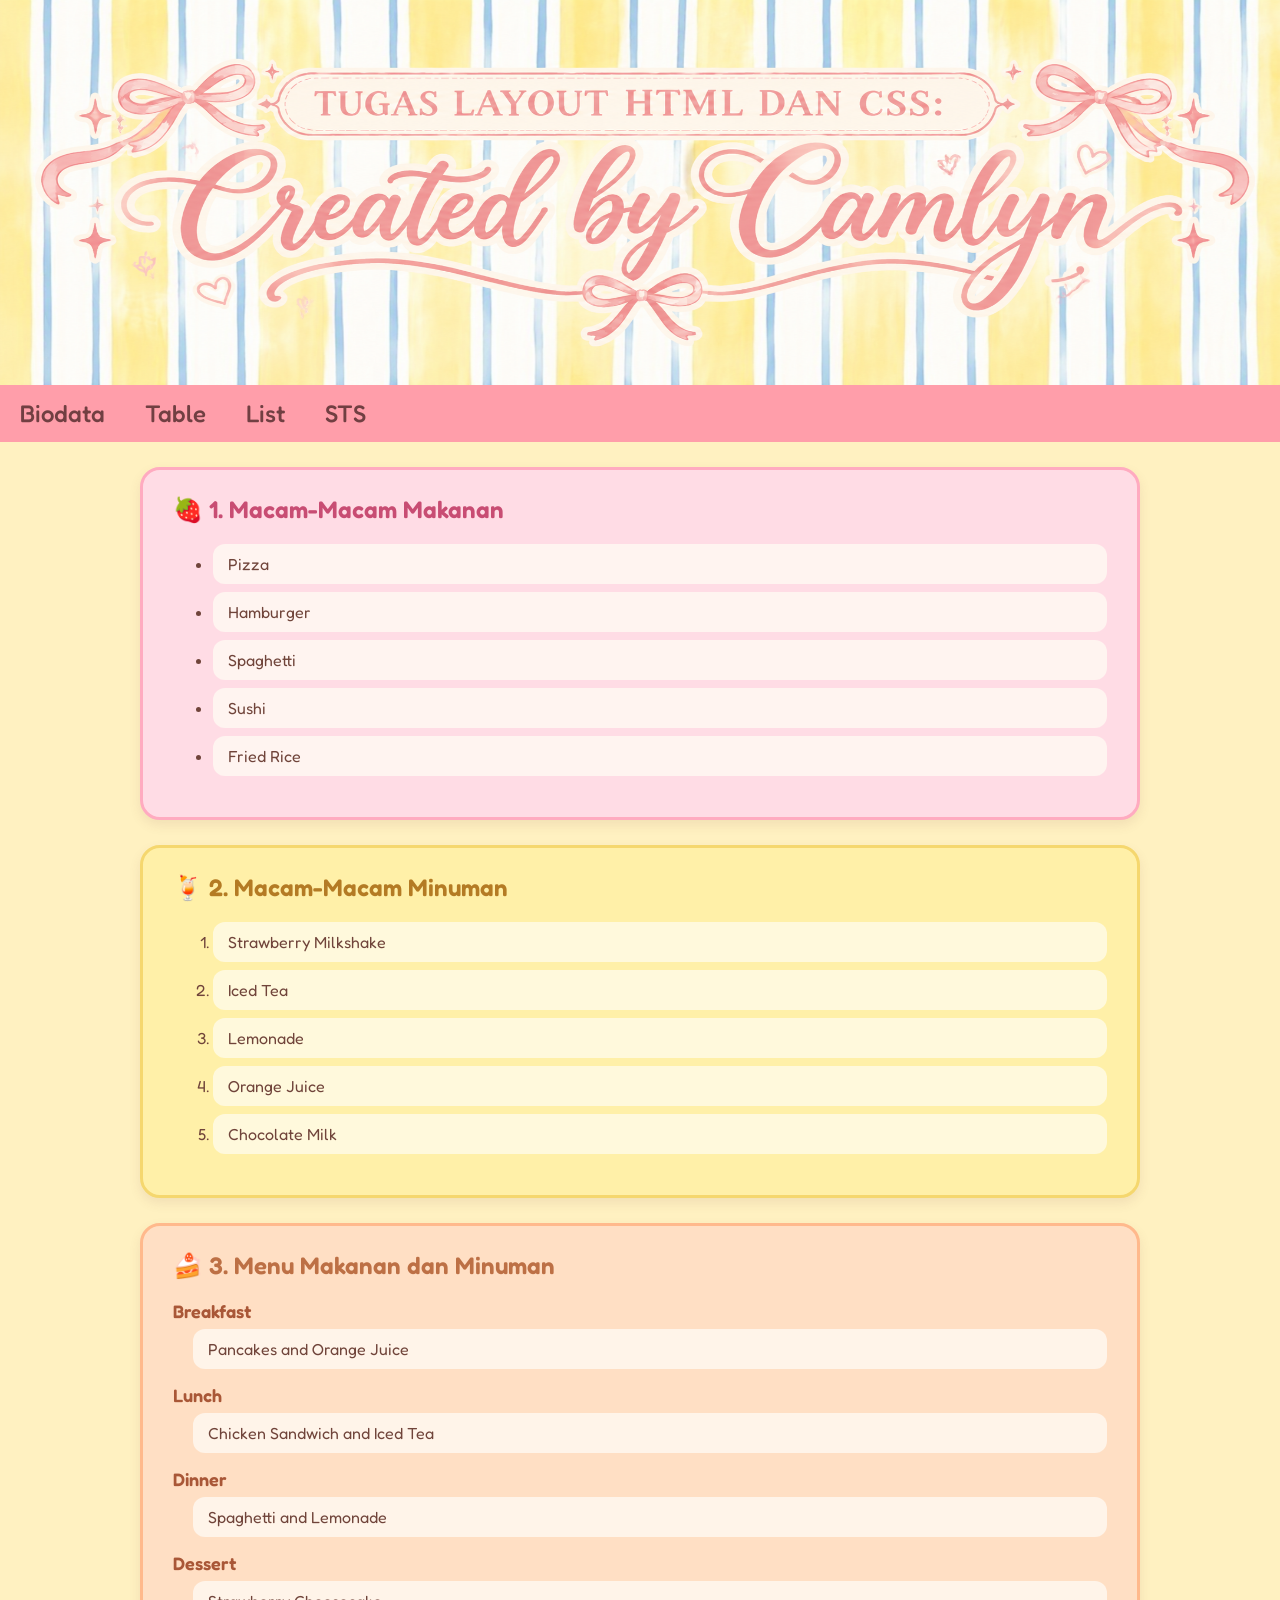
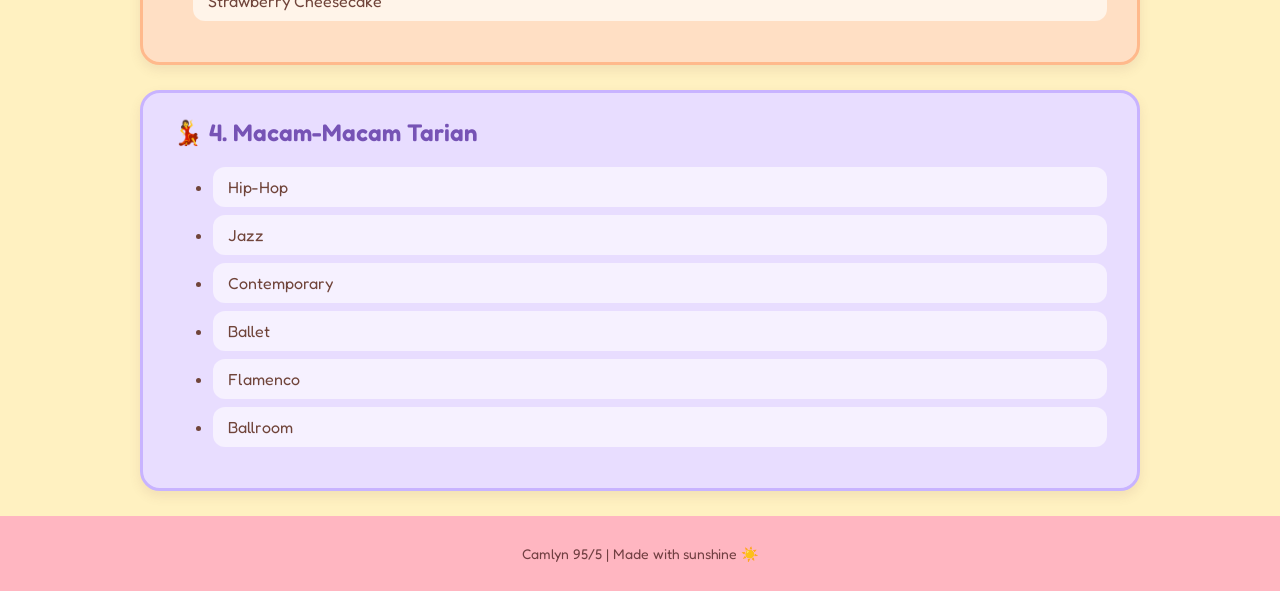
<file: list.html>
<!DOCTYPE html>
<html lang="en">

<head>
    <meta charset="UTF-8">
    <meta name="viewport" content="width=device-width, initial-scale=1.0">

    <title>List HTML dan CSS</title>

    <!-- GOOGLE FONT -->
    <link rel="preconnect" href="https://fonts.googleapis.com">
    <link rel="preconnect" href="https://fonts.gstatic.com" crossorigin>
    <link href="https://fonts.googleapis.com/css2?family=Fredoka:wght@300;400;500;600;700&display=swap" rel="stylesheet">

    <!-- SHARED WEBSITE CSS -->
    <link rel="stylesheet" href="index.css">

    <!-- LIST PAGE CSS -->
    <link rel="stylesheet" href="list.css">
</head>

<body>

    <!-- HEADER BANNER -->
    <div class="header"></div>

    <!-- NAVIGATION BAR -->
    <div class="topnav">
        <a href="index.html">Biodata</a>
        <a href="table.html">Table</a>
        <a href="list.html">List</a>
        <a href="sts.html">STS</a>
    </div>

    <!-- LIST CONTENT -->
    <div class="list-container">

        <!-- 1. FOOD -->
        <div class="list-card food-card">

            <h2>🍓 1. Macam-Macam Makanan</h2>

            <ul class="food-list">
                <li>Pizza</li>
                <li>Hamburger</li>
                <li>Spaghetti</li>
                <li>Sushi</li>
                <li>Fried Rice</li>
            </ul>

        </div>

        <!-- 2. DRINKS -->
        <div class="list-card drink-card">

            <h2>🍹 2. Macam-Macam Minuman</h2>

            <ol class="drink-list">
                <li>Strawberry Milkshake</li>
                <li>Iced Tea</li>
                <li>Lemonade</li>
                <li>Orange Juice</li>
                <li>Chocolate Milk</li>
            </ol>

        </div>

        <!-- 3. FOOD AND DRINK MENU -->
        <div class="list-card menu-card">

            <h2>🍰 3. Menu Makanan dan Minuman</h2>

            <dl class="menu-list">

                <dt>Breakfast</dt>
                <dd>Pancakes and Orange Juice</dd>

                <dt>Lunch</dt>
                <dd>Chicken Sandwich and Iced Tea</dd>

                <dt>Dinner</dt>
                <dd>Spaghetti and Lemonade</dd>

                <dt>Dessert</dt>
                <dd>Strawberry Cheesecake</dd>

            </dl>

        </div>

        <!-- 4. DANCES -->
        <div class="list-card dance-card">

            <h2>💃 4. Macam-Macam Tarian</h2>

            <ul class="dance-list">
                <li>Hip-Hop</li>
                <li>Jazz</li>
                <li>Contemporary</li>
                <li>Ballet</li>
                <li>Flamenco</li>
                <li>Ballroom</li>
            </ul>

        </div>

    </div>

    <!-- FOOTER -->
    <div class="footer">
        <p>Camlyn 95/5 | Made with sunshine ☀️</p>
    </div>

</body>
</html>
</file>
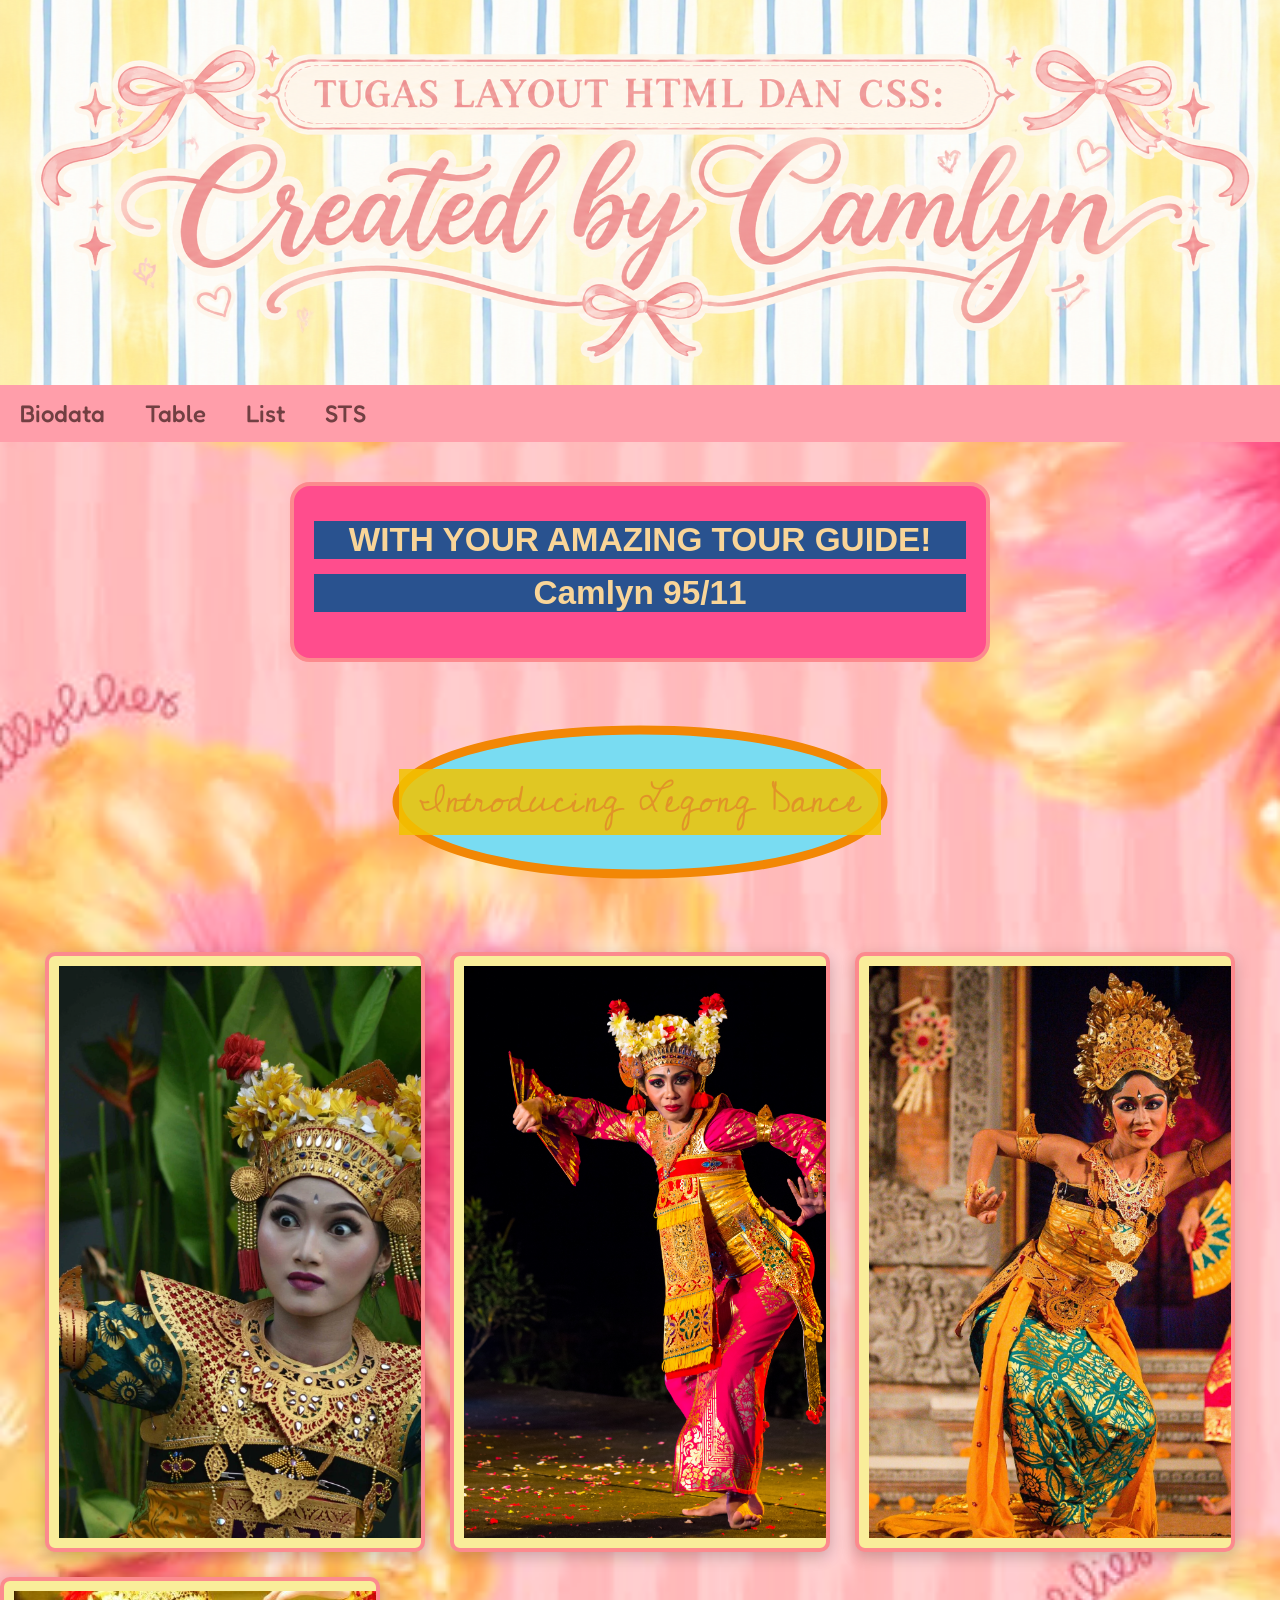
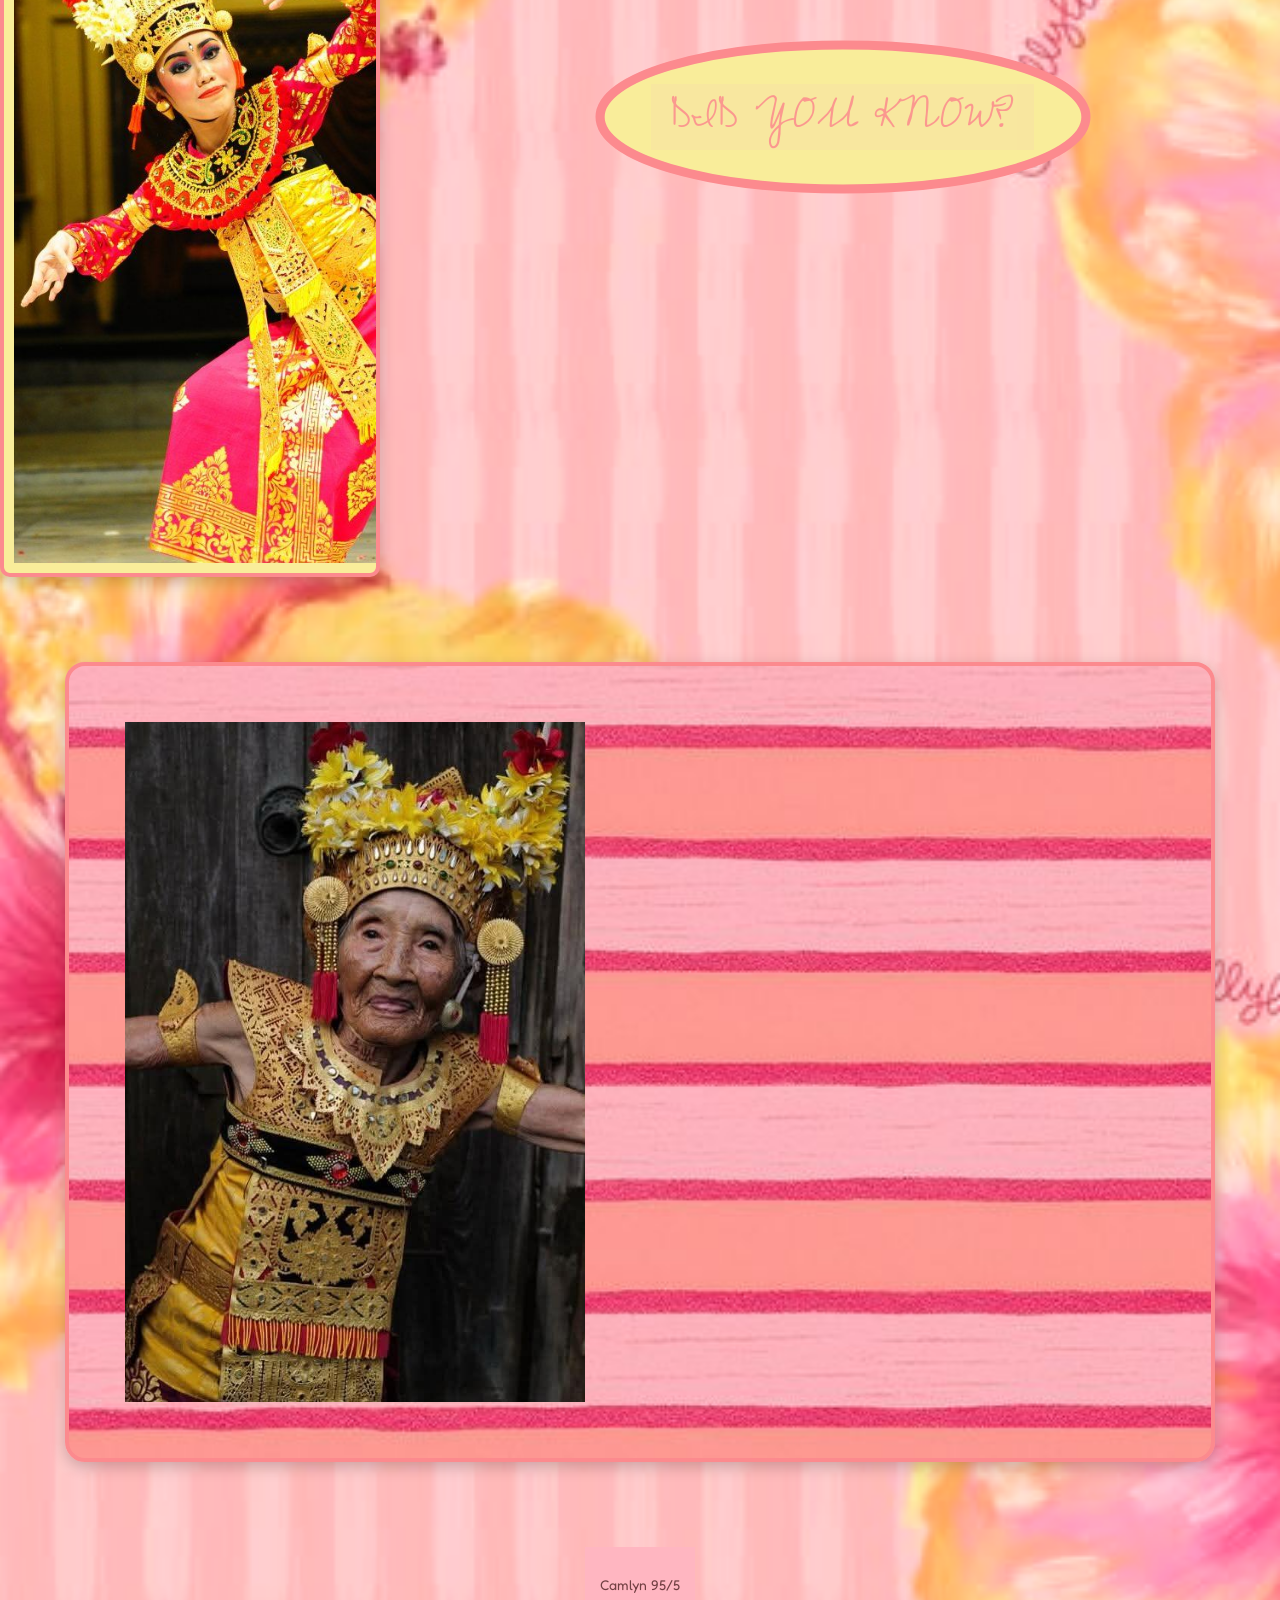
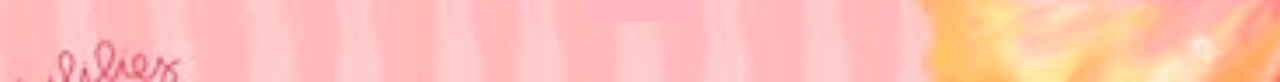
<file: sts.html>
<!DOCTYPE html>
<html>
    <head>
        <title>Layout HTML dan CSS</title>
        <link rel="stylesheet" href="index.css">
        <link rel="stylesheet" href="biodatastyle.css">
        <link rel="stylesheet" href="STS_Camlyn_95.css">
    </head>
    <body>
        <body>

            <div class="header sts-header"></div>
</div>
<div class="topnav">
    <a href="index.html">Biodata</a>
    <a href="table.html">Table</a>
    <a href="list.html">List</a>
    <a href="sts.html">STS</a>
</div>

       <div class="rounded-heading">
    <h2>WITH YOUR AMAZING TOUR GUIDE!</h2>
    <h2>Camlyn 95/11</h2>
</div>

<div class="scalloped-heading">

    <svg class="scalloped-border" viewBox="0 0 600 200" preserveAspectRatio="none">
        <path
            d="M 35 100
               C 35 55, 150 20, 300 20
               C 450 20, 565 55, 565 100
               C 565 145, 450 180, 300 180
               C 150 180, 35 145, 35 100 Z"
            fill="#79DCF2"
            stroke="#F28705"
            stroke-width="10"
            stroke-linejoin="round"
        />
    </svg>

    <h3>Introducing Legong Dance</h3>

</div>

</div>

 <div class="dance-container">


    <div class="dance-card">

        <img 
            src="What is Legong Dance.jpg" 
            alt="Legong Dance"
        >

        <div class="information">

            <h4>What is Legong Dance?</h4>

            <p>
                Legong is a refined and graceful form of traditional Balinese dance,
                known for its intricate finger and hand movements, precise footwork,
                expressive facial gestures, and elaborate costumes. It is accompanied
                by Balinese gamelan music and is considered an important part of Bali's
                classical performing arts tradition. Legong developed within the royal courts of Bali and was originally
                performed as court entertainment.

                </p>

                <p> According to Balinese tradition, its creation was inspired by a dream
                experienced by I Dewa Agung Made Karna, the ruler of Sukawati, who
                reportedly saw heavenly maidens dancing. After his dream, a dance
                inspired by the vision was developed. Although this story is part of
                Balinese tradition rather than a historically verified account, it
                remains an important part of the dance's cultural history.
                Traditionally, Legong was associated with young, prepubescent girls
                who underwent rigorous training from an early age. The dance was
                originally performed within royal environments, but over time it
                spread from the palaces into villages and became part of Bali's
                wider cultural life.
                </p>

                <p>
                    Different regional styles of Legong subsequently developed,
                including styles associated with places such as Saba and Peliatan.
            </p>

        </div>

    </div>




    <div class="dance-card">

        <img 
            src="History of Legong Dance.jpg" 
            alt="History of Legong Dance"
        >

        <div class="information">

            <h4>The Fascinating History & Story of Legong Dance</h4>

            <p>
                Legong has a history deeply connected to the royal courts, traditions, and legends of Bali. 
                According to Balinese tradition, the dance began with a remarkable vision experienced by 
                I Dewa Agung Made Karna, the ruler of Sukawati, who is said to have seen heavenly maidens 
                dancing while he was meditating. Inspired by this vision, a dance was created to imitate 
                their graceful movements. Although this story is a traditional legend rather than a 
                historically proven event, it remains an important part of Legong's cultural identity. 
                </p>

                <p>
                Over time, the dance developed from earlier Balinese performance traditions into the 
                refined Legong Kraton, or “palace Legong,” known for its delicate hand gestures, expressive eyes, 
                intricate footwork, and elaborate costumes. Traditionally performed by young girls who trained 
                from an early age, Legong eventually spread beyond the royal courts of Sukawati to villages 
                and communities throughout Bali. 
                </p>

                <p>
                Different regions developed their own styles, while famous stories such as Legong Lasem gave 
                the dance a dramatic element of love, rejection, conflict, and fate. During the 20th century, 
                Legong was also performed internationally, introducing audiences around the world to Bali's 
                distinctive combination of dance, storytelling, and gamelan music. Today, Legong continues 
                to evolve while preserving the graceful movements and cultural traditions passed down through 
                generations.
                    </p>
            

        </div>

    </div>


    <div class="dance-card">

        <img 
            src="The Unique Techniques and Movements of the Legong Dance.jpg" 
            alt="Unique Techniques and Movements of Legong Dance"
        >

        <div class="information">

            <h4>The Unique Techniques & Movements of the Legong Dance</h4>

            <p>
                Legong isn’t just visually stunning, it lives in its own enchanting universe. 
                Every movement is intentional, symbolic, and deeply connected to Balinese philosophy. 
                From the way a dancer’s fingers bloom outward to the quick flick of her eyes, nothing is 
                ever accidental. Legong dancers communicate through their fingertips. These gestures 
                aren’t decorative; they’re a symbolic language. Some of the most common meanings include, 
                Alus—hand bloom— fingers opening like a flower at dawn, representing purity and transformation, 
                Kuncup — closed petal— a gentle folding of the fingers, symbolizing humility or retreat, 
                Ngumbang— floating hand— a soft wave mimicking flowing water, used to express calm, grace, 
                or transition, Nyambut —welcoming gesture— the palm draws inward, signaling invitation, 
                respect, or blessing, Ngunjal— offering— hands lift delicately upward, expressing devotion 
                or giving. Each gesture connects the dancer to nature, ritual, and storytelling, but done with 
                the featherlight quality that defines Legong.
            </p>

            <p>
                In Legong, the eyes do just as much storytelling as the body. They’re quick, bright, and impossibly precise, almost like a second rhythm layered on top of the gamelan. Here’s what their eyes movement on stage:
•	Guide attention: the dancer’s gaze directs you from one moment to the next, leading your eyes through the narrative, the characters, and even the musical cues.
•	Shift emotion instantly: a single flick can move from curiosity to surprise, from softness to playful teasing. It’s emotional punctuation in motion.
•	Mark tiny musical beats: the eyes snap, glide, and pause in sync with the gamelan, becoming a visual instrument that keeps the dance tightly anchored to the rhythm.
•	Bring the dancer “to life”:  this sharp, darting quality gives Legong its signature alertness, making the dancers look almost luminous and constantly awake to the world around them.
            </p>

            <p>
                It’s one of the reasons Legong feels so captivating: the eyes keep you engaged even before 
                the choreography unfolds. Legong’s physicality is a blend of control, softness, and incredible 
                detail. Every step and curve is intentional, shaped by years of training that turn technique 
                into something that feels almost weightless. Lifted heels with grounded toes create a spring 
                like readiness, the dancer looks light, alert, and always poised for the next movement. 
                Gently inward-angled knees form the unmistakable Balinese stance, giving the dance its elegant, 
                compact frame. Measured weight shifts communicate balance and emotional shading, a tilt can 
                suggest hesitation, grace, or quiet confidence. Smooth, flowing torso lines soften the precision, 
                adding a sense of harmony and refinement with every bend and turn.
What appears effortless in performance is actually years of discipline: a moving study of balance, sensitivity, and intentional stillness.
            </p>

        </div>

    </div>


    <div class="dance-card">

        <img 
            src="Legong's Dance Costume Design & Accesories.jpg" 
            alt="Legong Dance Costume Design and Accessories"
        >

        <div class="information">

            <h4>Legong's Dance Costume Design & Accessories</h4>

            <p>
               The costumes worn by Legong dancers are just as captivating as the dance itself, 
               combining vibrant colors, intricate patterns, and shimmering ornaments to create 
               an elegant and almost otherworldly appearance. One of the most recognizable pieces
                is the gelungan, an elaborate golden headdress decorated with flowers and ornaments 
                that frames the dancer’s face. 
            </p>

            <p>
                Dancers also wear a fitted bodice and ornate sarong, often decorated with traditional 
                Balinese patterns, along with a long, richly embroidered fabric called a kamben. 
                Golden accessories such as necklaces, bracelets, earrings, belts, and armlets complete 
                the costume and catch the light as the dancers move. A fan, known as a kipas, is also 
                an important accessory in many Legong performances and is used as part of the choreography
                 rather than simply as decoration. 
            </p>

            <p>
                Every detail of the costume—from the headdress to the smallest piece of jewelry—is carefully 
                arranged to emphasize the dancer’s graceful movements and transform her into the elegant, 
                dream-like figure associated with Legong.
            </p>
        </div>

    </div>

    <div class="scalloped-heading">

    <svg class="scalloped-border" viewBox="0 0 600 200" preserveAspectRatio="none">
        <path
            d="M 35 100
               C 35 55, 150 20, 300 20
               C 450 20, 565 55, 565 100
               C 565 145, 450 180, 300 180
               C 150 180, 35 145, 35 100 Z"
            fill="#F9ED9A"
            stroke="#FC8A8E"
            stroke-width="10"
            stroke-linejoin="round"
        />
    </svg>

    <h5>DID YOU KNOW?</h5>

</div>

<div class="niang-card">

    <div class="niang-photo">

        <img src="Niang Soli.jpg" alt="Niang Soli">

    </div>

    <div class="niang-info">

        <h6>Niang Soli</h6>

        <p>
            Gusti Ayu Soli, affectionately known as Niang Soli, is a remarkable Balinese dancer from Saba, Gianyar, whose life has become closely connected with the preservation of Legong Bapang Saba. Widely reported as being around 106 years old in 2023, Niang Soli has dedicated much of her life to Balinese dance. Her journey began when she was young, and as a teenager, she learned Legong Bapang Saba from a local dance master named Anak Agung Alit. At the time, she was one of six young dancers learning the tradition. Many decades later, she became the only surviving member of that original group who continued to carry the dance tradition forward.

        <p>
            Her life as a dancer also connects her to important moments in Indonesian history. Around the 1940s, she remembered performing the Sisya dance in front of Indonesia's first president, Soekarno, in Gianyar. Like many women of her generation, her life eventually took her in another direction. After getting married and having children, she stepped away from dancing for a period of time. However, her connection with Legong never truly disappeared. She eventually returned to dancing, bringing with her decades of knowledge and memories that could not easily be found in books.
        </p>

        <p>
            What makes Niang Soli especially extraordinary is her determination to pass her knowledge to younger generations. She became associated with Sanggar Seni Saba Sari, where the tradition could continue through younger dancers. In 2023, she returned to the stage at the Pesta Kesenian Bali, performing Legong Bapang Saba alongside much younger dancers. Although she was no longer able to perform the entire dance, she still danced for several minutes, with younger dancers helping her when needed. Her appearance became a powerful image of generations standing together—an elderly dancer carrying a tradition while the next generation learned beside her.
</p>

<p>
    Niang Soli's story shows that cultural heritage survives because people choose to keep it alive. She reminds us that Indonesian culture is not simply something displayed in museums or remembered in history books; it lives through the people who practice, teach, and cherish it. As Indonesian women, we can take inspiration from her perseverance, courage, and love for her heritage. We do not have to follow the exact same path as Niang Soli, but we can share her determination to protect what is valuable, be proud of where we come from, and pass our culture forward so that future generations can experience it too.
</p>
    </div>

</div>

<div class="footer">
        <p>Camlyn 95/5</p>


       </div>
</body>
    </body>
    </html>
</file>
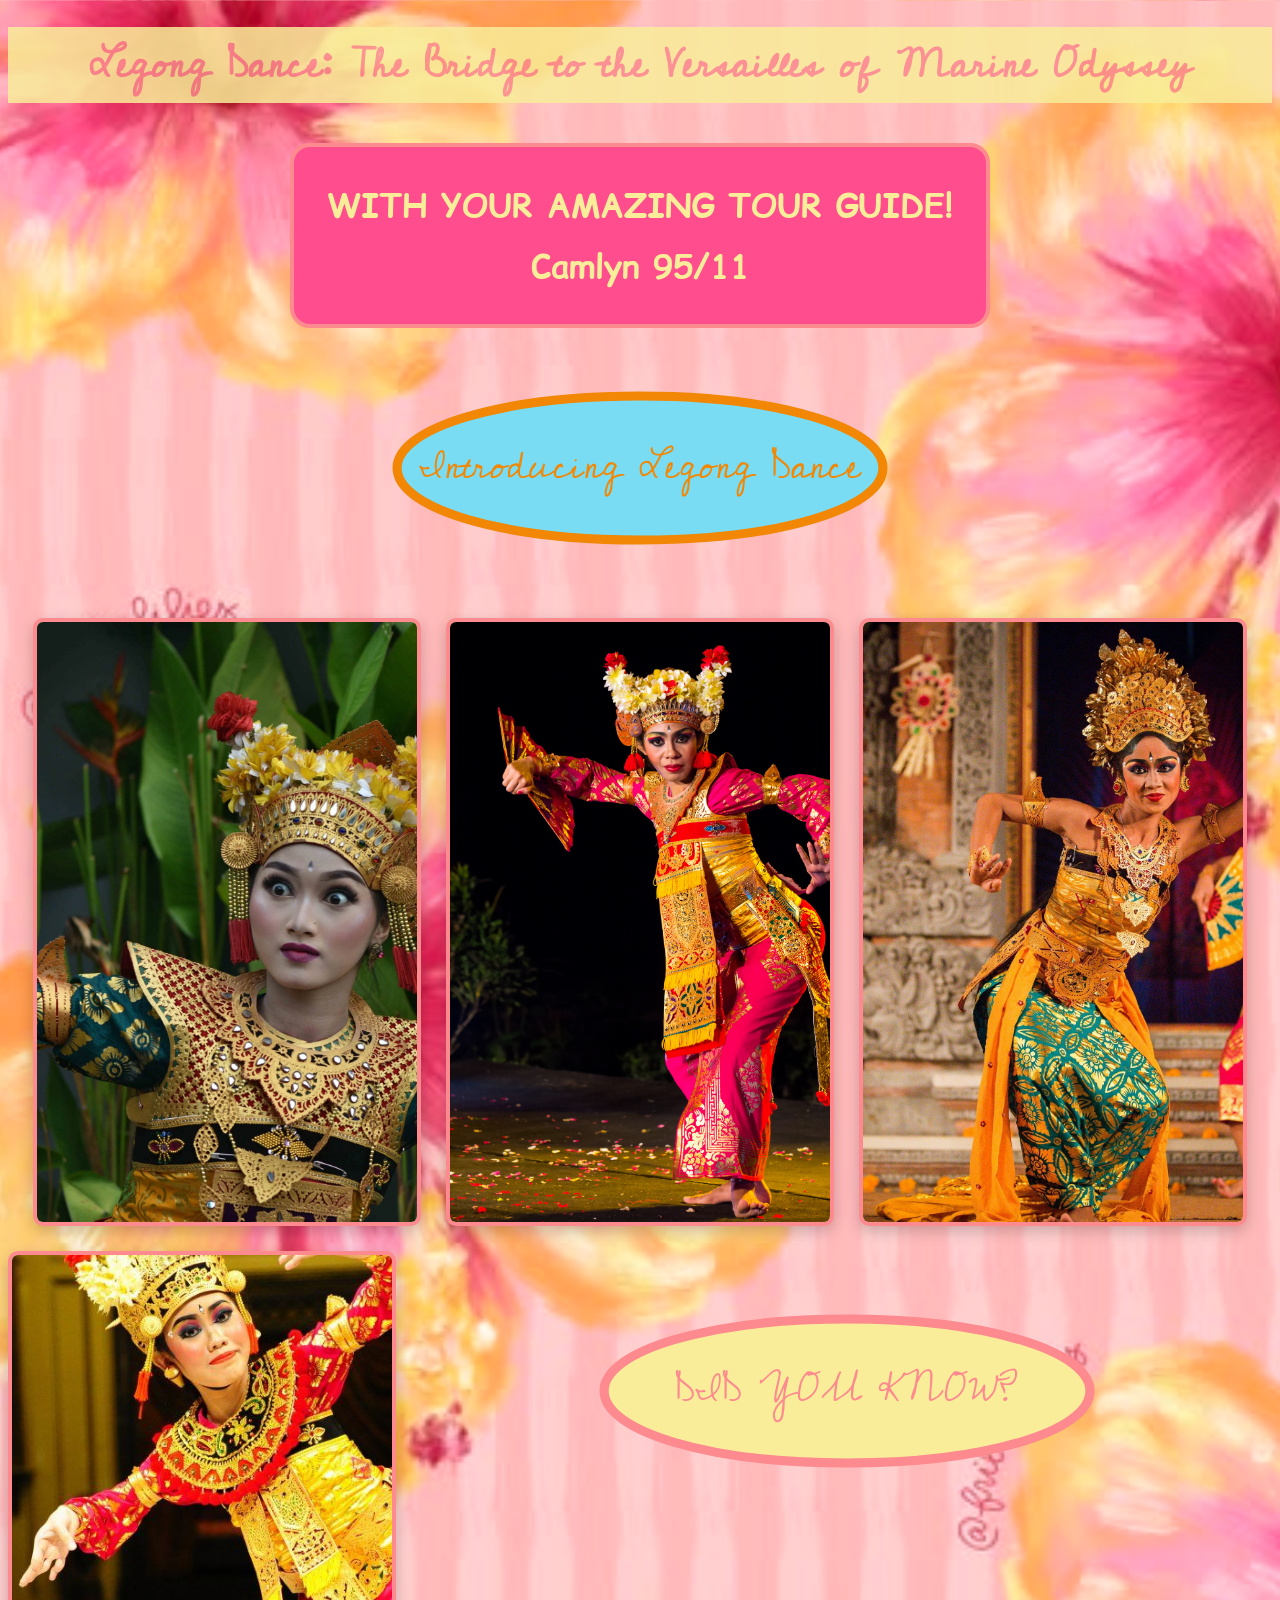
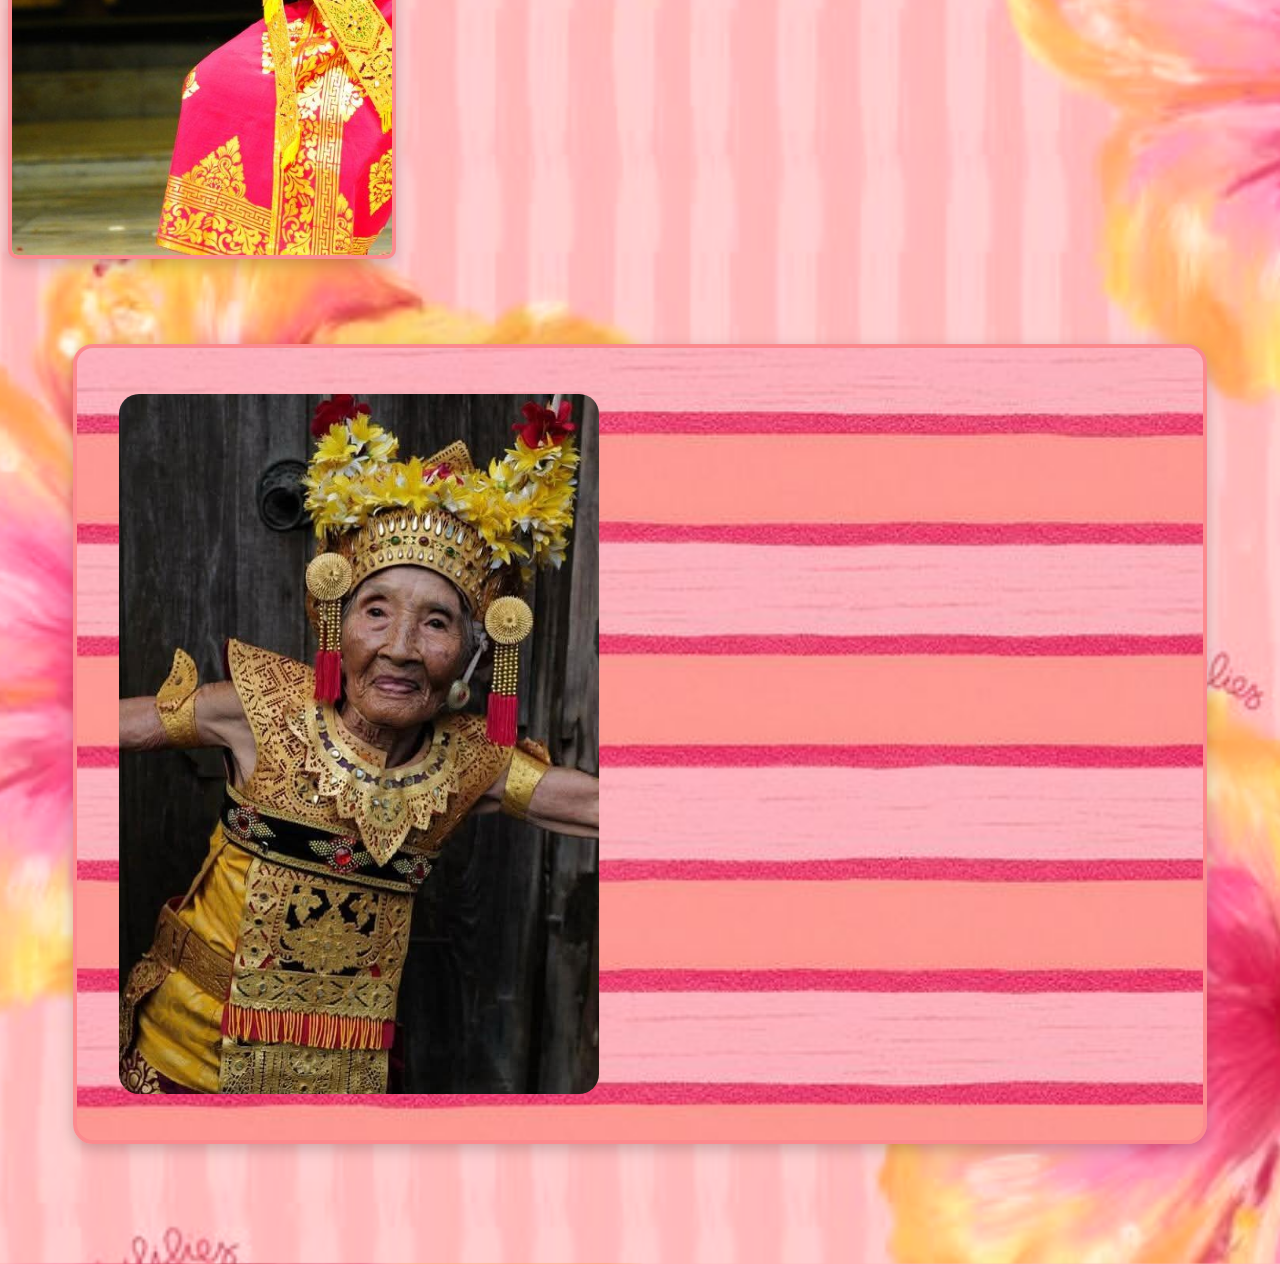
<file: STS_Camlyn_95.html>
<!DOCTYPE html>
<html>
    <head>
        <title>STS_Camlyn_95</title>
        <link rel="stylesheet" href="STS_Camlyn_95.css">
    </head>
    <body>
        <h1>Legong Dance: The Bridge to the Versailles of Marine Odyssey</h1>
        
        <center>

<head>

    <link href="https://fonts.googleapis.com/css2?family=Comic+Relief&display=swap" rel="stylesheet">

</head>

<body>

    <center>

       <div class="rounded-heading">
    <h2>WITH YOUR AMAZING TOUR GUIDE!</h2>
    <h2>Camlyn 95/11</h2>
</div>

<div class="scalloped-heading">

    <svg class="scalloped-border" viewBox="0 0 600 200" preserveAspectRatio="none">
        <path
            d="M 35 100
               C 35 55, 150 20, 300 20
               C 450 20, 565 55, 565 100
               C 565 145, 450 180, 300 180
               C 150 180, 35 145, 35 100 Z"
            fill="#79DCF2"
            stroke="#F28705"
            stroke-width="10"
            stroke-linejoin="round"
        />
    </svg>

    <h3>Introducing Legong Dance</h3>

</div>

</div>

 <div class="dance-container">


    <div class="dance-card">

        <img 
            src="What is Legong Dance.jpg" 
            alt="Legong Dance"
        >

        <div class="information">

            <h4>What is Legong Dance?</h4>

            <p>
                Legong is a refined and graceful form of traditional Balinese dance,
                known for its intricate finger and hand movements, precise footwork,
                expressive facial gestures, and elaborate costumes. It is accompanied
                by Balinese gamelan music and is considered an important part of Bali's
                classical performing arts tradition. Legong developed within the royal courts of Bali and was originally
                performed as court entertainment.

                </p>

                <p> According to Balinese tradition, its creation was inspired by a dream
                experienced by I Dewa Agung Made Karna, the ruler of Sukawati, who
                reportedly saw heavenly maidens dancing. After his dream, a dance
                inspired by the vision was developed. Although this story is part of
                Balinese tradition rather than a historically verified account, it
                remains an important part of the dance's cultural history.
                Traditionally, Legong was associated with young, prepubescent girls
                who underwent rigorous training from an early age. The dance was
                originally performed within royal environments, but over time it
                spread from the palaces into villages and became part of Bali's
                wider cultural life.
                </p>

                <p>
                    Different regional styles of Legong subsequently developed,
                including styles associated with places such as Saba and Peliatan.
            </p>

        </div>

    </div>




    <div class="dance-card">

        <img 
            src="History of Legong Dance.jpg" 
            alt="History of Legong Dance"
        >

        <div class="information">

            <h4>The Fascinating History & Story of Legong Dance</h4>

            <p>
                Legong has a history deeply connected to the royal courts, traditions, and legends of Bali. 
                According to Balinese tradition, the dance began with a remarkable vision experienced by 
                I Dewa Agung Made Karna, the ruler of Sukawati, who is said to have seen heavenly maidens 
                dancing while he was meditating. Inspired by this vision, a dance was created to imitate 
                their graceful movements. Although this story is a traditional legend rather than a 
                historically proven event, it remains an important part of Legong's cultural identity. 
                </p>

                <p>
                Over time, the dance developed from earlier Balinese performance traditions into the 
                refined Legong Kraton, or “palace Legong,” known for its delicate hand gestures, expressive eyes, 
                intricate footwork, and elaborate costumes. Traditionally performed by young girls who trained 
                from an early age, Legong eventually spread beyond the royal courts of Sukawati to villages 
                and communities throughout Bali. 
                </p>

                <p>
                Different regions developed their own styles, while famous stories such as Legong Lasem gave 
                the dance a dramatic element of love, rejection, conflict, and fate. During the 20th century, 
                Legong was also performed internationally, introducing audiences around the world to Bali's 
                distinctive combination of dance, storytelling, and gamelan music. Today, Legong continues 
                to evolve while preserving the graceful movements and cultural traditions passed down through 
                generations.
                    </p>
            

        </div>

    </div>


    <div class="dance-card">

        <img 
            src="The Unique Techniques and Movements of the Legong Dance.jpg" 
            alt="Unique Techniques and Movements of Legong Dance"
        >

        <div class="information">

            <h4>The Unique Techniques & Movements of the Legong Dance</h4>

            <p>
                Legong isn’t just visually stunning, it lives in its own enchanting universe. 
                Every movement is intentional, symbolic, and deeply connected to Balinese philosophy. 
                From the way a dancer’s fingers bloom outward to the quick flick of her eyes, nothing is 
                ever accidental. Legong dancers communicate through their fingertips. These gestures 
                aren’t decorative; they’re a symbolic language. Some of the most common meanings include, 
                Alus—hand bloom— fingers opening like a flower at dawn, representing purity and transformation, 
                Kuncup — closed petal— a gentle folding of the fingers, symbolizing humility or retreat, 
                Ngumbang— floating hand— a soft wave mimicking flowing water, used to express calm, grace, 
                or transition, Nyambut —welcoming gesture— the palm draws inward, signaling invitation, 
                respect, or blessing, Ngunjal— offering— hands lift delicately upward, expressing devotion 
                or giving. Each gesture connects the dancer to nature, ritual, and storytelling, but done with 
                the featherlight quality that defines Legong.
            </p>

            <p>
                In Legong, the eyes do just as much storytelling as the body. They’re quick, bright, and impossibly precise, almost like a second rhythm layered on top of the gamelan. Here’s what their eyes movement on stage:
•	Guide attention: the dancer’s gaze directs you from one moment to the next, leading your eyes through the narrative, the characters, and even the musical cues.
•	Shift emotion instantly: a single flick can move from curiosity to surprise, from softness to playful teasing. It’s emotional punctuation in motion.
•	Mark tiny musical beats: the eyes snap, glide, and pause in sync with the gamelan, becoming a visual instrument that keeps the dance tightly anchored to the rhythm.
•	Bring the dancer “to life”:  this sharp, darting quality gives Legong its signature alertness, making the dancers look almost luminous and constantly awake to the world around them.
            </p>

            <p>
                It’s one of the reasons Legong feels so captivating: the eyes keep you engaged even before 
                the choreography unfolds. Legong’s physicality is a blend of control, softness, and incredible 
                detail. Every step and curve is intentional, shaped by years of training that turn technique 
                into something that feels almost weightless. Lifted heels with grounded toes create a spring 
                like readiness, the dancer looks light, alert, and always poised for the next movement. 
                Gently inward-angled knees form the unmistakable Balinese stance, giving the dance its elegant, 
                compact frame. Measured weight shifts communicate balance and emotional shading, a tilt can 
                suggest hesitation, grace, or quiet confidence. Smooth, flowing torso lines soften the precision, 
                adding a sense of harmony and refinement with every bend and turn.
What appears effortless in performance is actually years of discipline: a moving study of balance, sensitivity, and intentional stillness.
            </p>

        </div>

    </div>


    <div class="dance-card">

        <img 
            src="Legong's Dance Costume Design & Accesories.jpg" 
            alt="Legong Dance Costume Design and Accessories"
        >

        <div class="information">

            <h4>Legong's Dance Costume Design & Accessories</h4>

            <p>
               The costumes worn by Legong dancers are just as captivating as the dance itself, 
               combining vibrant colors, intricate patterns, and shimmering ornaments to create 
               an elegant and almost otherworldly appearance. One of the most recognizable pieces
                is the gelungan, an elaborate golden headdress decorated with flowers and ornaments 
                that frames the dancer’s face. 
            </p>

            <p>
                Dancers also wear a fitted bodice and ornate sarong, often decorated with traditional 
                Balinese patterns, along with a long, richly embroidered fabric called a kamben. 
                Golden accessories such as necklaces, bracelets, earrings, belts, and armlets complete 
                the costume and catch the light as the dancers move. A fan, known as a kipas, is also 
                an important accessory in many Legong performances and is used as part of the choreography
                 rather than simply as decoration. 
            </p>

            <p>
                Every detail of the costume—from the headdress to the smallest piece of jewelry—is carefully 
                arranged to emphasize the dancer’s graceful movements and transform her into the elegant, 
                dream-like figure associated with Legong.
            </p>
        </div>

    </div>

    <div class="scalloped-heading">

    <svg class="scalloped-border" viewBox="0 0 600 200" preserveAspectRatio="none">
        <path
            d="M 35 100
               C 35 55, 150 20, 300 20
               C 450 20, 565 55, 565 100
               C 565 145, 450 180, 300 180
               C 150 180, 35 145, 35 100 Z"
            fill="#F9ED9A"
            stroke="#FC8A8E"
            stroke-width="10"
            stroke-linejoin="round"
        />
    </svg>

    <h5>DID YOU KNOW?</h5>

</div>

<div class="niang-card">

    <div class="niang-photo">

        <img src="Niang Soli.jpg" alt="Niang Soli">

    </div>

    <div class="niang-info">

        <h6>Niang Soli</h6>

        <p>
            Gusti Ayu Soli, affectionately known as Niang Soli, is a remarkable Balinese dancer from Saba, Gianyar, whose life has become closely connected with the preservation of Legong Bapang Saba. Widely reported as being around 106 years old in 2023, Niang Soli has dedicated much of her life to Balinese dance. Her journey began when she was young, and as a teenager, she learned Legong Bapang Saba from a local dance master named Anak Agung Alit. At the time, she was one of six young dancers learning the tradition. Many decades later, she became the only surviving member of that original group who continued to carry the dance tradition forward.

        <p>
            Her life as a dancer also connects her to important moments in Indonesian history. Around the 1940s, she remembered performing the Sisya dance in front of Indonesia's first president, Soekarno, in Gianyar. Like many women of her generation, her life eventually took her in another direction. After getting married and having children, she stepped away from dancing for a period of time. However, her connection with Legong never truly disappeared. She eventually returned to dancing, bringing with her decades of knowledge and memories that could not easily be found in books.
        </p>

        <p>
            What makes Niang Soli especially extraordinary is her determination to pass her knowledge to younger generations. She became associated with Sanggar Seni Saba Sari, where the tradition could continue through younger dancers. In 2023, she returned to the stage at the Pesta Kesenian Bali, performing Legong Bapang Saba alongside much younger dancers. Although she was no longer able to perform the entire dance, she still danced for several minutes, with younger dancers helping her when needed. Her appearance became a powerful image of generations standing together—an elderly dancer carrying a tradition while the next generation learned beside her.
</p>

<p>
    Niang Soli's story shows that cultural heritage survives because people choose to keep it alive. She reminds us that Indonesian culture is not simply something displayed in museums or remembered in history books; it lives through the people who practice, teach, and cherish it. As Indonesian women, we can take inspiration from her perseverance, courage, and love for her heritage. We do not have to follow the exact same path as Niang Soli, but we can share her determination to protect what is valuable, be proud of where we come from, and pass our culture forward so that future generations can experience it too.
</p>
    </div>

</div>
</file>
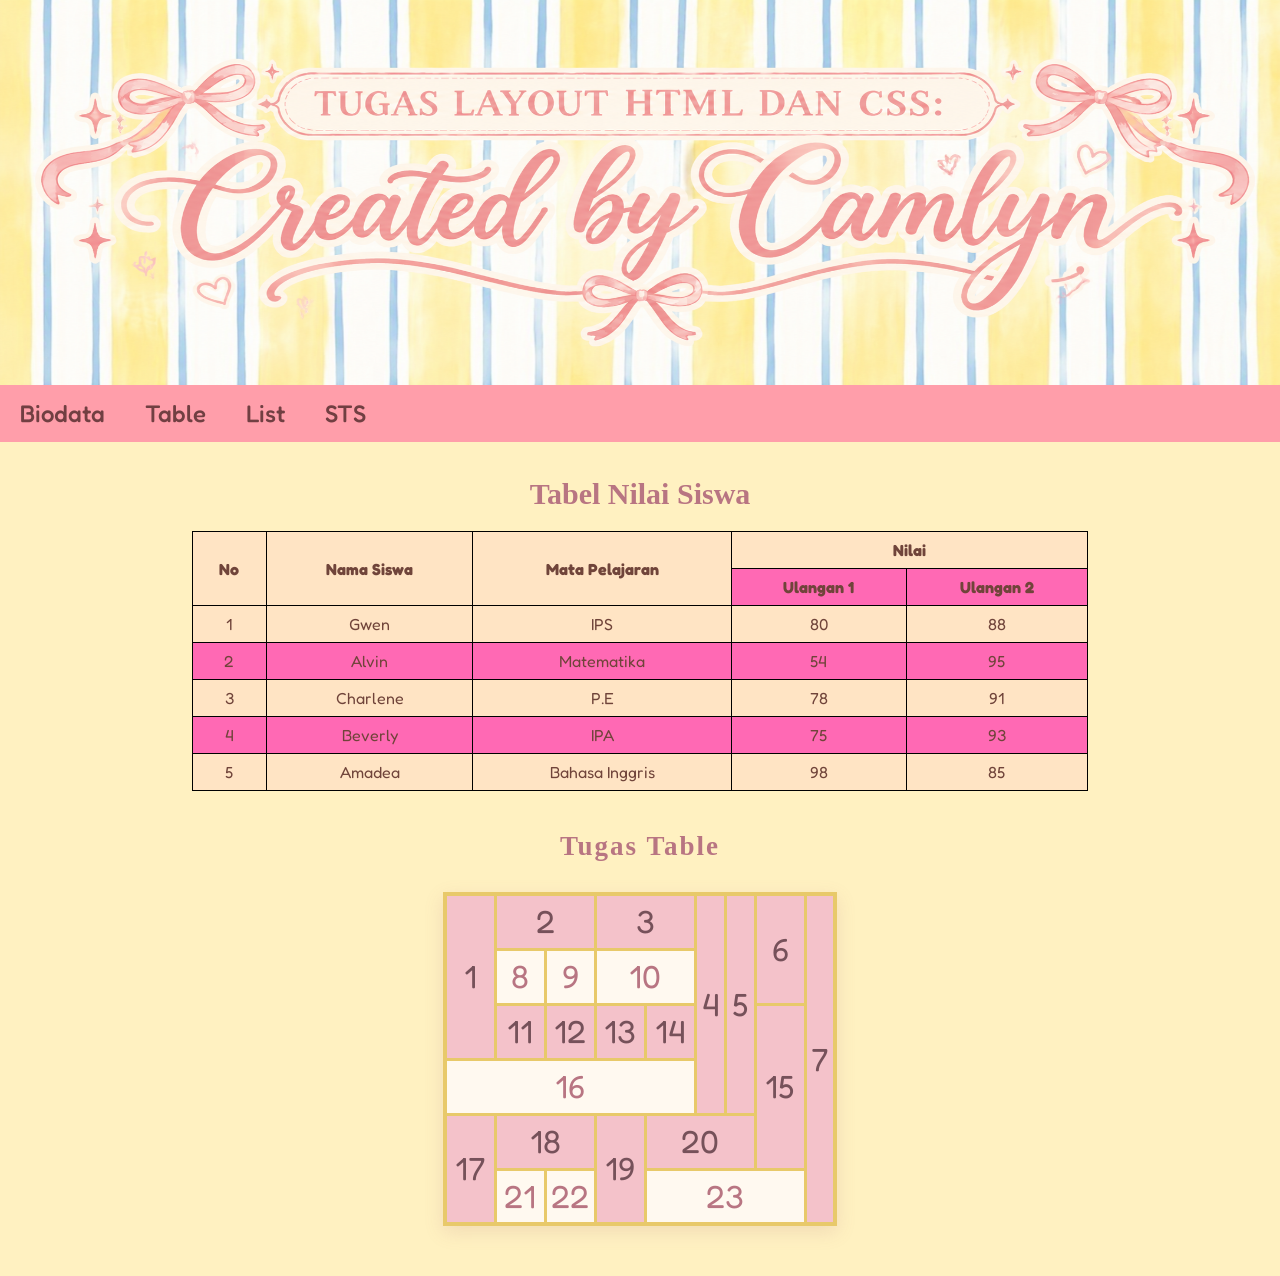
<file: table.html>
<!DOCTYPE html>
<html lang="en">

<head>
    <meta charset="UTF-8">
    <meta name="viewport" content="width=device-width, initial-scale=1.0">

    <title>Layout HTML dan CSS</title>

    <!-- SHARED WEBSITE DESIGN -->
    <link rel="stylesheet" href="index.css">

    <!-- TABLE PAGE DESIGN -->
    <link rel="stylesheet" href="tablemerge.css">

</head>

<body class="table-page">

    <!-- TABLE HEADER BANNER -->
    <div class="header table-header">
    <h2></h2>
</div>

    <!-- NAVIGATION BAR -->
    <div class="topnav">
        <a href="index.html">Biodata</a>
        <a href="table.html">Table</a>
        <a href="list.html">List</a>
        <a href="sts.html">STS</a>
    </div>


    <!-- STUDENT GRADES TABLE -->

    <h2 class="grades-title">Tabel Nilai Siswa</h2>

    <table class="grades-table">

        <tr>
            <th rowspan="2">No</th>
            <th rowspan="2">Nama Siswa</th>
            <th rowspan="2">Mata Pelajaran</th>
            <th colspan="2">Nilai</th>
        </tr>

        <tr>
            <th>Ulangan 1</th>
            <th>Ulangan 2</th>
        </tr>

        <tr>
            <td>1</td>
            <td>Gwen</td>
            <td>IPS</td>
            <td>80</td>
            <td>88</td>
        </tr>

        <tr>
            <td>2</td>
            <td>Alvin</td>
            <td>Matematika</td>
            <td>54</td>
            <td>95</td>
        </tr>

        <tr>
            <td>3</td>
            <td>Charlene</td>
            <td>P.E</td>
            <td>78</td>
            <td>91</td>
        </tr>

        <tr>
            <td>4</td>
            <td>Beverly</td>
            <td>IPA</td>
            <td>75</td>
            <td>93</td>
        </tr>

        <tr>
            <td>5</td>
            <td>Amadea</td>
            <td>Bahasa Inggris</td>
            <td>98</td>
            <td>85</td>
        </tr>

    </table>


    <!-- TUGAS TABLE MERGE -->

    <div class="table-section">

        <h2 class="table-title">Tugas Table</h2>

        <table class="merge-table">

            <colgroup>
                <col style="width:50px">
                <col style="width:50px">
                <col style="width:50px">
                <col style="width:50px">
                <col style="width:50px">
                <col style="width:30px">
                <col style="width:30px">
                <col style="width:50px">
                <col style="width:30px">
            </colgroup>

            <!-- ROW 1 -->
            <tr>
                <td rowspan="3">1</td>
                <td colspan="2">2</td>
                <td colspan="2">3</td>
                <td rowspan="4">4</td>
                <td rowspan="4">5</td>
                <td rowspan="2">6</td>
                <td rowspan="6">7</td>
            </tr>

            <!-- ROW 2 -->
            <tr>
                <td class="cream">8</td>
                <td class="cream">9</td>
                <td colspan="2" class="cream">10</td>
            </tr>

            <!-- ROW 3 -->
            <tr>
                <td>11</td>
                <td>12</td>
                <td>13</td>
                <td>14</td>
                <td rowspan="3">15</td>
            </tr>

            <!-- ROW 4 -->
            <tr>
                <td colspan="5" class="cream">16</td>
            </tr>

            <!-- ROW 5 -->
            <tr>
                <td rowspan="2">17</td>
                <td colspan="2">18</td>
                <td rowspan="2">19</td>
                <td colspan="3">20</td>
            </tr>

            <!-- ROW 6 -->
            <tr>
                <td class="cream">21</td>
                <td class="cream">22</td>
                <td colspan="4" class="cream">23</td>
            </tr>

        </table>

    </div>

</body>
</html>
</file>
<file: index.css>
/* =====================================
   GOOGLE FONT
===================================== */

@import url('https://fonts.googleapis.com/css2?family=Fredoka:wght@300;400;500;600;700&display=swap');


/* =====================================
   GENERAL SETTINGS
===================================== */

* {
    box-sizing: border-box;
    font-family: 'Fredoka', sans-serif;
}

body {
    margin: 0;
    background-color: #fff1c1;
    color: #70443a;
}


/* =====================================
   HEADER IMAGE - ALL WEBSITE PAGES
===================================== */

.header {
    background-image: url("Pastel Kawaii Calligraphy Banner.png");
    background-size: 100% 100%;
    background-position: center;
    background-repeat: no-repeat;
    width: 100%;
    height: 385px;
    padding: 0;
    margin: 0;
}


/* =====================================
   NAVIGATION BAR - ALL WEBSITE PAGES
===================================== */

.topnav {
    overflow: hidden;
    background-color: #ff9eaa;
}

.topnav a {
    float: left;
    display: block;
    color: #713f42;
    text-align: center;
    padding: 14px 20px;
    text-decoration: none;
    font-size: 18pt;
    font-weight: 500;
}

.topnav a:hover {
    background-color: #fff0d9;
    color: #e75480;
}


/* =====================================
   FOOTER - ALL WEBSITE PAGES
===================================== */

.footer {
    background-color: #ffb6c1;
    padding: 15px;
    text-align: center;
    color: #713f42;
    font-size: 14px;
}


/* =====================================
   TABLE STYLING
===================================== */

table, th, td {
    border: 1px solid black;
}

table {
    border-collapse: collapse;
    width: 70%;
}

th, td {
    padding: 8px;
}

tr {
    background-color: bisque;
}

tr:nth-child(even) {
    background-color: hotpink;
}

tr:hover {
    background-color: honeydew;
}


/* =====================================
   MOBILE RESPONSIVENESS
===================================== */

@media screen and (max-width: 600px) {

    .topnav a {
        float: none;
        width: 100%;
    }

    .header {
        height: 200px;
    }

}
</file>
<file: list.css>
/* =====================================
   LIST PAGE SETTINGS
===================================== */

.list-container {
    width: 85%;
    max-width: 1000px;
    margin: 25px auto;
}


/* =====================================
   GENERAL LIST CARDS
===================================== */

.list-card {
    padding: 25px 30px;
    margin-bottom: 25px;
    border-radius: 20px;
    box-shadow: 0 5px 12px rgba(120, 70, 70, 0.10);
}

.list-card h2 {
    margin-top: 0;
    font-size: 24px;
    font-weight: 600;
}


/* =====================================
   FOOD
===================================== */

.food-card {
    background-color: #ffdce5;
    border: 3px solid #ffabc0;
}

.food-card h2 {
    color: #c84d73;
}

.food-list li {
    background-color: #fff4f0;
    margin: 8px 0;
    padding: 10px 15px;
    border-radius: 12px;
}


/* =====================================
   DRINKS
===================================== */

.drink-card {
    background-color: #fff0a8;
    border: 3px solid #f5d76e;
}

.drink-card h2 {
    color: #b47b24;
}

.drink-list li {
    background-color: #fff9dc;
    margin: 8px 0;
    padding: 10px 15px;
    border-radius: 12px;
}


/* =====================================
   FOOD AND DRINK MENU
===================================== */

.menu-card {
    background-color: #ffdfc4;
    border: 3px solid #ffb98c;
}

.menu-card h2 {
    color: #bd7045;
}

.menu-list dt {
    font-weight: 600;
    color: #a95737;
    margin-top: 15px;
    font-size: 18px;
}

.menu-list dd {
    background-color: #fff4e9;
    padding: 10px 15px;
    margin: 7px 0 12px 20px;
    border-radius: 12px;
}


/* =====================================
   DANCES
===================================== */

.dance-card {
    background-color: #e8ddff;
    border: 3px solid #c8b3ff;
}

.dance-card h2 {
    color: #7653b5;
}

.dance-list li {
    background-color: #f6f1ff;
    margin: 8px 0;
    padding: 10px 15px;
    border-radius: 12px;
}


/* =====================================
   HOVER EFFECT
===================================== */

.list-card li {
    transition: 0.2s ease;
}

.list-card li:hover {
    transform: translateX(6px);
}


/* =====================================
   MOBILE RESPONSIVENESS
===================================== */

@media screen and (max-width: 600px) {

    .list-container {
        width: 92%;
    }

    .list-card {
        padding: 20px;
    }

    .list-card h2 {
        font-size: 21px;
    }

}
</file>
<file: biodatastyle.css>
/* =====================================
   GENERAL BACKGROUND
===================================== */

body {
    background-image: url("La Dolce Vita Lemon Summer Wallpaper for Desktop & Laptop _ Mediterranean Citrus Aesthetic.jpg");
    background-size: cover;
    background-position: center;
    background-repeat: no-repeat;
}


/* =====================================
   HEADINGS
===================================== */

h1 {
    background-color: #86C5FF;
    color: #F8E6A0;
    text-align: center;
    opacity: 0.85;
    font-size: 50pt;
    font-weight: bold;
}

h2 {
    background-color: #045490;
    color: #f9ed9a;
    text-align: center;
    opacity: 0.85;
    font-size: 60pt;
}

h3 {
    background-color: #F2C400;
    color: #0077C8;
    text-align: center;
    opacity: 0.85;
    font-size: 95pt;
}

h4 {
    background-color: #084463;
    color: #F2BB16;
    text-align: center;
    opacity: 0.85;
    font-size: 95pt;
}

h5 {
    background-color: #F8E6A0;
    color: #2E5AA7;
    text-align: center;
    opacity: 0.85;
    font-size: 95pt;
}

h6 {
    background-color: #F8E6A0;
    color: #2E5AA7;
    text-align: center;
    opacity: 0.85;
    font-size: 95pt;
}


/* =====================================
   BIODATA SECTION
===================================== */

div.biodata {
    margin: 30px auto;
    width: 100%;
    height: 100%;
    background-image: url("La Dolce Vita Stripes.jpg");
    background-size: cover;
    background-position: center;
    color: #2E5AA7;
    font-family: Verdana, Geneva, Tahoma, sans-serif;
    font-size: 50px;
    padding: 30px;
    border-radius: 12px;
    display: flex;
    justify-content: center;
    align-items: center;
}

div.content {
    display: flex;
    align-items: center;
    justify-content: center;
    gap: 60px;
}

div.foto {
    position: relative;
    width: 630px;
    height: 830px;
    overflow: hidden;
    border-radius: 15px;
    cursor: pointer;
    display: flex;
    align-items: center;
    justify-content: center;
    border: 3px solid #ffc247;
}

div.foto img {
    position: absolute;
    width: 100%;
    height: 100%;
    object-fit: cover;
    object-position: center;
    transition: transform 0.5s ease, opacity 0.5s ease;
}

div.foto img.top {
    opacity: 1;
    z-index: 2;
}

div.foto:hover img.top {
    opacity: 0;
    transform: scale(1.1);
}

div.foto img.bottom {
    opacity: 1;
    z-index: 1;
}

div.foto:hover img.bottom {
    opacity: 1;
    transform: scale(1.1);
}


/* =====================================
   GENERAL IMAGE SETTINGS
===================================== */

img {
    padding: 10px;
}


/* =====================================
   FOOD SECTION
===================================== */

div.makanan {
    text-align: center;
    justify-content: center;
    display: flex;
    gap: 20px;
    align-items: center;
    flex-wrap: wrap;
}

/* Food labels */

.makanan .Yogurt p,
.makanan .Steak p,
.makanan .PokeBowl p,
.makanan .Pizza p {
    font-size: 60px;
    font-family: Verdana, Geneva, Tahoma, sans-serif;
    font-weight: bold;
    color: #2E5AA7;
    padding: 15px;
    margin: 0;
    border: 4px solid #999;
    width: 470px;
    height: 150px;
    background-color: #F8E6A0;
    border-radius: 15px;
    display: inline-block;
    text-align: center;
    transition: all 0.3s ease;
}

.makanan .Yogurt p:hover,
.makanan .Steak p:hover,
.makanan .PokeBowl p:hover,
.makanan .Pizza p:hover {
    background-color: #F8E6A0;
    color: #2E5AA7;
    border: 4px solid #2c3f70;
    transform: scale(1.05);
    cursor: pointer;
}

/* Food images */

div.Yogurt img,
div.Steak img,
div.PokeBowl img,
div.Pizza img {
    width: 800px;
    height: 850px;
    border-radius: 20px;
    background-color: #F8E6A0;
    box-shadow: 5px 5px 12px #FFBB33;
    margin-bottom: 25px;
}

div.Pizza img {
    width: 850px;
    height: 800px;
    border-radius: 25px;
}

div.Yogurt:hover,
div.Steak:hover,
div.PokeBowl:hover,
div.Pizza:hover {
    overflow: hidden;
    transition: transform 0.3s ease;
    transform: scale(1.05);
}


/* =====================================
   DRINKS SECTION
===================================== */

div.minuman {
    text-align: center;
    justify-content: center;
    display: flex;
    gap: 20px;
    align-items: center;
    flex-wrap: wrap;
}

/* Drink labels */

.minuman .OolongRoastMilkTea p,
.minuman .DaHongPaoMilkTea p,
.minuman .GreekYogurtSmoothie p,
.minuman .Matcha p {
    font-size: 60px;
    font-family: Verdana, Geneva, Tahoma, sans-serif;
    font-weight: bold;
    color: #2E5AA7;
    padding: 15px;
    margin: 0;
    border: 4px solid #999;
    width: 470px;
    height: 150px;
    background-color: #F8E6A0;
    border-radius: 15px;
    display: inline-block;
    text-align: center;
    transition: all 0.3s ease;
}

.minuman .OolongRoastMilkTea p:hover,
.minuman .DaHongPaoMilkTea p:hover,
.minuman .GreekYogurtSmoothie p:hover,
.minuman .Matcha p:hover {
    background-color: #F8E6A0;
    color: #2E5AA7;
    border: 4px solid #2c3f70;
    transform: scale(1.05);
    cursor: pointer;
}

/* Drink images */

div.OolongRoastMilkTea img,
div.DaHongPaoMilkTea img,
div.GreekYogurtSmoothie img,
div.Matcha img {
    width: 870px;
    height: 850px;
    border-radius: 30px;
    background-color: #FFBB33;
    box-shadow: 5px 5px 12px #f9ed9a;
    margin-bottom: 25px;
}

div.OolongRoastMilkTea:hover,
div.DaHongPaoMilkTea:hover,
div.GreekYogurtSmoothie:hover,
div.Matcha:hover {
    overflow: hidden;
    transition: transform 0.3s ease;
    transform: scale(1.05);
}


/* =====================================
   CELEBRITY SECTION
===================================== */

div.celebrity {
    text-align: center;
    justify-content: center;
    display: flex;
    gap: 20px;
    flex-wrap: wrap;
}

/* Celebrity labels */

.celebrity .TaylorSwift p,
.celebrity .DuaLipa p,
.celebrity .LittleMix p,
.celebrity .ArianaGrande p {
    font-size: 60px;
    font-family: Verdana, Geneva, Tahoma, sans-serif;
    font-weight: bold;
    color: #2E5AA7;
    padding: 15px;
    margin: 0;
    border: 4px solid #999;
    width: 470px;
    height: 150px;
    background-color: #F8E6A0;
    border-radius: 15px;
    display: inline-block;
    text-align: center;
    transition: all 0.3s ease;
}

.celebrity .TaylorSwift p:hover,
.celebrity .DuaLipa p:hover,
.celebrity .LittleMix p:hover,
.celebrity .ArianaGrande p:hover {
    background-color: #F8E6A0;
    color: #2E5AA7;
    border: 4px solid #2c3f70;
    transform: scale(1.05);
    cursor: pointer;
}

/* Celebrity images */

div.TaylorSwift img,
div.DuaLipa img {
    width: 800px;
    height: 1000px;
}

div.LittleMix img {
    width: 950px;
    height: 1000px;
}

div.ArianaGrande img {
    width: 870px;
    height: 1000px;
}

div.TaylorSwift img,
div.DuaLipa img,
div.LittleMix img,
div.ArianaGrande img {
    border-radius: 25px;
    background-color: #86C5FF;
    box-shadow: 5px 5px 12px #f9ed9a;
    margin-bottom: 25px;
}

div.TaylorSwift:hover,
div.DuaLipa:hover,
div.LittleMix:hover,
div.ArianaGrande:hover {
    overflow: hidden;
    transition: transform 0.3s ease;
    transform: scale(1.05);
}


/* =====================================
   SERIES SECTION
===================================== */

div.series {
    text-align: center;
    justify-content: center;
    display: flex;
    gap: 20px;
    flex-wrap: wrap;
}

/* Series labels */

.series .StrangerThings p,
.series .TheUmbrellaAcademy p,
.series .SurvivingSummer p,
.series .WhataGirlWants p {
    font-size: 60px;
    font-family: Verdana, Geneva, Tahoma, sans-serif;
    font-weight: bold;
    color: #2E5AA7;
    padding: 15px;
    margin: 0;
    border: 4px solid #999;
    width: 470px;
    height: 150px;
    background-color: #F8E6A0;
    border-radius: 15px;
    display: inline-block;
    text-align: center;
    transition: all 0.3s ease;
}

.series .TheUmbrellaAcademy p {
    width: 330px;
    height: 300px;
}

.series .StrangerThings p:hover,
.series .TheUmbrellaAcademy p:hover,
.series .SurvivingSummer p:hover,
.series .WhataGirlWants p:hover {
    background-color: #F8E6A0;
    color: #2E5AA7;
    border: 4px solid #2c3f70;
    transform: scale(1.05);
    cursor: pointer;
}

/* Series images */

div.StrangerThings img {
    width: 1000px;
    height: 1200px;
}

div.TheUmbrellaAcademy img {
    width: 1000px;
    height: 1500px;
}

div.SurvivingSummer img,
div.WhataGirlWants img {
    width: 900px;
    height: 1200px;
}

div.StrangerThings img,
div.TheUmbrellaAcademy img,
div.SurvivingSummer img,
div.WhataGirlWants img {
    border-radius: 25px;
    background-color: #0033A0;
    box-shadow: 5px 5px 12px #f9ed9a;
    margin-bottom: 25px;
}

div.StrangerThings:hover,
div.TheUmbrellaAcademy:hover,
div.SurvivingSummer:hover,
div.WhataGirlWants:hover {
    overflow: hidden;
    transition: transform 0.3s ease;
    transform: scale(1.05);
}


/* =====================================
   DREAM UNIVERSITIES SECTION
===================================== */

div.dreamuni {
    text-align: center;
    justify-content: center;
    display: flex;
    gap: 20px;
    flex-wrap: wrap;
}

/* University labels */

.dreamuni .Xi-anJiaotongLiverpoolUniversity p,
.dreamuni .ZhejiangInternationalBusinessSchool p,
.dreamuni .CityUniversityofHongKong p,
.dreamuni .TheUniversityofHongKong p,
.dreamuni .UniversityofNottinghamNingboChina p {
    font-size: 60px;
    font-family: Verdana, Geneva, Tahoma, sans-serif;
    font-weight: bold;
    color: #2E5AA7;
    padding: 15px;
    margin: 0;
    border: 4px solid #999;
    width: 470px;
    height: 250px;
    background-color: #F8E6A0;
    border-radius: 15px;
    display: inline-block;
    text-align: center;
    transition: all 0.3s ease;
}

.dreamuni .Xi-anJiaotongLiverpoolUniversity p {
    font-size: 55px;
    height: 210px;
}

.dreamuni .ZhejiangInternationalBusinessSchool p {
    height: 300px;
}

.dreamuni .Xi-anJiaotongLiverpoolUniversity p:hover,
.dreamuni .ZhejiangInternationalBusinessSchool p:hover,
.dreamuni .CityUniversityofHongKong p:hover,
.dreamuni .TheUniversityofHongKong p:hover,
.dreamuni .UniversityofNottinghamNingboChina p:hover {
    background-color: #F8E6A0;
    color: #2E5AA7;
    border: 4px solid #2c3f70;
    transform: scale(1.05);
    cursor: pointer;
}

/* University images */

div.Xi-anJiaotongLiverpoolUniversity img,
div.TheUniversityofHongKong img,
div.UniversityofNottinghamNingboChina img {
    width: 1000px;
    height: 1000px;
}

div.ZhejiangInternationalBusinessSchool img {
    width: 900px;
    height: 900px;
}

div.CityUniversityofHongKong img {
    width: 950px;
    height: 980px;
}

div.Xi-anJiaotongLiverpoolUniversity img,
div.ZhejiangInternationalBusinessSchool img,
div.CityUniversityofHongKong img,
div.TheUniversityofHongKong img,
div.UniversityofNottinghamNingboChina img {
    border-radius: 25px;
    background-color: #F8E6A0;
    box-shadow: 5px 5px 12px #f9ed9a;
    margin-bottom: 25px;
}

div.Xi-anJiaotongLiverpoolUniversity:hover,
div.ZhejiangInternationalBusinessSchool:hover,
div.CityUniversityofHongKong:hover,
div.TheUniversityofHongKong:hover,
div.UniversityofNottinghamNingboChina:hover {
    overflow: hidden;
    transition: transform 0.3s ease;
    transform: scale(1.05);
}
</file>
<file: STS_Camlyn_95.css>
body{
    background-image: url(Hibiscus\ Stripes.jpg);
    background-size: cover;
    background-position: center;
}
h1{
    background-color: #f9ed9a;
    color: #FC8A8E ;
    text-align: center;
    opacity: 85%;
    font-size: 30pt;
    font-family: "CedarvilleCursive";
    
}
@font-face {
    font-family: "CedarvilleCursive";
    src: url("CedarvilleCursive-Regular.ttf") format("truetype");
}


.rounded-heading {

    width: 700px;

    min-height: 180px;

    padding: 20px;

    margin: 40px auto;

    background-color: #FF4D8D;

    border: 4px solid #FC8A8E;

    border-radius: 20px;

    box-sizing: border-box;

    text-align: center;

    transition: all 0.3s ease;

}


.rounded-heading h2 {

    margin: 15px 0;

    color: #F9ED9A;

    font-family: "Comic Relief", sans-serif;

    font-size: 25pt;

    font-weight: bold;

}



.rounded-heading:hover {

    background-color: #FF6F61;

    border-color: #8ED6D0;

    transform: scale(1.05);

    cursor: pointer;

}



@media (max-width: 600px) {

    .rounded-heading {

        width: 85vw;

        min-height: 150px;

    }

    .rounded-heading h2 {

        font-size: 20pt;

    }

}


.scalloped-heading {

    width: 550px;
    height: 180px;

    margin: 50px auto;

    position: relative;

    display: flex;

    justify-content: center;
    align-items: center;

    transition:
        transform 0.4s ease,
        filter 0.4s ease;
}



.scalloped-border {

    position: absolute;

    width: 100%;
    height: 100%;

    top: 0;
    left: 0;

    z-index: 1;

}



.scalloped-heading h3 {

    position: relative;

    z-index: 2;

    margin: 0;

    padding: 10px 20px;

    color: #F28705 !important;

    font-family: "CedarvilleCursive", cursive;

    font-size: 38px;

    font-weight: normal;

    line-height: 1.2;

    text-align: center;

    transition:
        transform 0.4s ease,
        color 0.4s ease;
}



.scalloped-heading:hover {

    transform: scale(1.05) translateY(-5px);

    filter: drop-shadow(
        0 10px 15px rgba(0, 0, 0, 0.20)
    );

}


.scalloped-heading:hover h3 {

    transform: scale(1.03);

}



@media (max-width: 600px) {

    .scalloped-heading {

        width: 85vw;
        height: 130px;

    }

    .scalloped-heading h3 {

        font-size: 28px;

    }

}

.rect-box:hover {
  transform: scale(1.1);      
}


.dance-container {
    display: flex;

    flex-direction: row;

    justify-content: center;

    align-items: flex-start;

    gap: 25px;

    margin-top: 60px;

    margin-bottom: 60px;

    flex-wrap: wrap;
}



.dance-card {
    position: relative;

    width: 450px;

    height: 450px;

    overflow: hidden;

    border-radius: 10px;

    border: 3px solid #FC8A8E;

    background-color: #f9ed9a;

    box-shadow: 0 5px 15px rgba(0, 0, 0, 0.2);

    flex-shrink: 0;
}



.dance-card img {
    width: 550px;

    height: 400px;

    object-fit: cover;

    display: block;

    transition: transform 0.5s ease;
}



.dance-card:hover img {
    transform: scale(1.05);
}


.information {
    position: absolute;

    top: 0;

    right: 0;

    width: 60%;

    height: 100%;

    box-sizing: border-box;

    padding: 25px;

    background-color: rgba(249, 237, 154, 0.96);

    border-left: 4px solid #FC8A8E;

    color: #7A4E48;



    transform: translateX(100%);

    transition: transform 0.5s ease;


    overflow-y: auto;

    overflow-x: hidden;




    scrollbar-width: thin;
}



.dance-card:hover .information {
    transform: translateX(0);
}



.information::-webkit-scrollbar {
    width: 7px;
}

.information::-webkit-scrollbar-track {
    background: rgba(255, 255, 255, 0.25);

    border-radius: 10px;
}

.information::-webkit-scrollbar-thumb {
    background: #FC8A8E;

    border-radius: 10px;
}



.information h4 {
    color: #3ABFBA;

    font-family: "CedarvilleCursive", sans-serif;

    font-size: 20px;

    font-weight: bold;

    line-height: 1.3;

    margin-top: 5px;

    margin-bottom: 15px;
}



.information p {
    font-family: "Comic Relief", sans-serif;

    color: #FF7F66;

    font-weight: bold;

    font-size: 14px;

    line-height: 1.6;

    margin-top: 0;
    
    margin-bottom: 18px;
}

@media (max-width: 1100px) {

    .dance-container {
        flex-wrap: wrap;
    }

}



@media (max-width: 600px) {

    body {
        padding: 15px;
    }


    h1 {
        font-size: 22pt;
    }


    .dance-container {
        flex-direction: column;

        align-items: center;

        gap: 30px;
    }


    .dance-card {
        width: 250px;

        height: 450px;
    }


    .information {
        width: 65%;

        padding: 18px;
    }


    .information h4 {
        font-size: 18px;
    }


    .information p {
        font-size: 13px;
    }

}




.rect-box:hover {
  transform: scale(1.1);      
}


.dance-container {
    display: flex;

    flex-direction: row;

    justify-content: center;

    align-items: flex-start;

    gap: 25px;

    margin-top: 60px;

    margin-bottom: 60px;

    flex-wrap: wrap;
}



.dance-card {
    width: 380px;
    height: 600px;
    overflow: hidden;
    border-radius: 10px;
    border: 4px solid #FC8A8E;
    background-color: #f9ed9a;
    box-shadow: 0 5px 15px rgba(0, 0, 0, 0.2);
    flex-shrink: 0;
}
.dance-card img {
    width: 100%;
    height: 100%;
    object-fit: cover;
    object-position: center;
    display: block;
}


.dance-card img {
    width: 120%;

    height: 100%;

    object-fit: cover;

    display: block;

    transition: transform 0.5s ease;
}




.dance-card:hover img {
    transform: scale(1.05);
}


.information {
    position: absolute;

    top: 0;

    right: 0;

    width: 60%;

    height: 100%;

    box-sizing: border-box;

    padding: 25px;

    background-color: rgba(249, 237, 154, 0.96);

    border-left: 4px solid #FC8A8E;

    color: #7A4E48;


    
    transform: translateX(100%);

    transition: transform 0.5s ease;


    
    overflow-y: auto;

    overflow-x: hidden;


        scrollbar-width: thin;
}



.dance-card:hover .information {
    transform: translateX(0);
}



.information::-webkit-scrollbar {
    width: 7px;
}

.information::-webkit-scrollbar-track {
    background: rgba(255, 255, 255, 0.25);

    border-radius: 10px;
}

.information::-webkit-scrollbar-thumb {
    background: #FC8A8E;

    border-radius: 10px;
}



.information h4 {
    color: #3ABFBA;

    font-family: "CedarvilleCursive", sans-serif;

    font-size: 30px;

    font-weight: bold;

    line-height: 1.3;

    margin-top: 5px;

    margin-bottom: 15px;
}


.information p {
    font-family: "Comic Relief", sans-serif;

    color: #FF7F66;

    font-weight: bold;

    font-size: 25px;

    line-height: 1.6;

    margin-top: 0;
    
    margin-bottom: 18px;
}



@media (max-width: 1100px) {

    .dance-container {
        flex-wrap: wrap;
    }

}



@media (max-width: 600px) {

    body {
        padding: 15px;
    }


    h1 {
        font-size: 22pt;
    }


    .dance-container {
        flex-direction: column;

        align-items: center;

        gap: 30px;
    }


    .dance-card {
        width: 250px;

        height: 450px;
    }


    .information {
        width: 65%;

        padding: 18px;
    }


    .information h4 {
        font-size: 18px;
    }


    .information p {
        font-size: 13px;
    }

}

.scalloped-heading {

    --background-color: #F9ED9A;
    --text-color: #FC8A8E;
    --scallop-color: #FC8A8E;

    width: 550px;
    height: 180px;

    margin: 50px auto;

    position: relative;

    display: flex;

    justify-content: center;
    align-items: center;

    transition:
        transform 0.4s ease,
        filter 0.4s ease;

}




.scalloped-border {

    position: absolute;

    width: 100%;
    height: 100%;

    top: 0;
    left: 0;

    z-index: 1;

}



.scalloped-heading h5 {

    position: relative;

    z-index: 2;

    margin: 0;

    padding: 10px 20px;

    color: var(--text-color);

    font-family: "CedarvilleCursive", cursive;

    font-size: 38px;

    font-weight: normal;

    line-height: 1.2;

    text-align: center;

    transition:
        transform 0.4s ease,
        color 0.4s ease;

}




.scalloped-heading:hover {

    transform: scale(1.05) translateY(-5px);

    filter:
        drop-shadow(0 10px 15px rgba(0, 0, 0, 0.20));

}


.scalloped-heading:hover h5 {

    transform: scale(1.03);

}




@media (max-width: 600px) {

    .scalloped-heading {

        width: 85vw;

        height: 130px;

    }

    .scalloped-heading h5 {

        font-size: 28px;

    }

}



.niang-card {
    width: 6500px;
    height: 800px;

    margin: 60px 65px;

    position: relative;
    overflow: hidden;

    /* BACKGROUND PICTURE */
    background-image: url("Summer\ Stripes.jpg");
    background-size: cover;
    background-position: center;
    background-repeat: no-repeat;

    border: 4px solid #FC8A8E;
    border-radius: 20px;

    box-shadow: 0 5px 15px rgba(0, 0, 0, 0.2);

    box-sizing: border-box;

    transition: transform 0.4s ease,
                box-shadow 0.4s ease;
}



.niang-photo {
    position: absolute;

    left: 25%;
    top: 50%;

    transform: translate(-50%, -50%);

    width: 480px;
    height: 700px;

    overflow: hidden;
    border-radius: 20px;
}

.niang-photo img {
    width: 100%;
    height: 100%;

    object-fit: cover;
    object-position: center;

    display: block;

    transition: transform 0.5s ease;
}

.niang-card:hover .niang-photo img {
    transform: scale(1.05);
}


.niang-info {
    position: absolute;

    top: 0;
    right: 0;

    width: 50%;
    height: 100%;

    padding: 25px;

    box-sizing: border-box;

      

    border-left: 4px solid #FC8A8E;

    /* Hidden off the right side */
    transform: translateX(100%);

    transition: transform 0.5s ease;

    /* Makes information scrollable */
    overflow-y: auto;
}



.niang-card:hover .niang-info {
    transform: translateX(0);
}




.niang-info h6 {
    margin-top: 5px;
    margin-bottom: 15px;

    color: #f9ed9a;

    font-family: "CedarvilleCursive", cursive;

    font-size: 80px;

    font-weight: bold;

    line-height: 1.3;

    text-align: center;
}



.niang-info p {
    margin: 0 0 18px 0;

    text-align: justify;

    line-height: 1.5;

    text-indent: 40px;

    margin-bottom: 20px;

    color: #79DCF2;

    font-family: "Comic Relief", sans-serif;

    font-size: 25px;

    font-weight: bold;

    line-height: 1.6;
}




.niang-info::-webkit-scrollbar {
    width: 8px;
}


.niang-info::-webkit-scrollbar-track {
    background: rgba(255, 255, 255, 0.4);

    border-radius: 10px;
}


.niang-info::-webkit-scrollbar-thumb {
    background-color: #FC8A8E;

    border-radius: 10px;
}


.niang-card:hover {
    transform: scale(1.02);

    box-shadow: 0 10px 25px rgba(0, 0, 0, 0.25);
}



@media (max-width: 700px) {

    .niang-card {
        width: 90vw;

        height: 400px;

        margin: 40px auto;
    }


    .niang-photo {
        width: 50%;
    }


    .niang-info {
        width: 50%;

        padding: 20px;
    }


    .niang-info h6 {
        font-size: 24px;
    }


    .niang-info p {
        font-size: 13px;
    }
}

.sts-header {
    background-color: transparent;
    background-image: url("Pastel\ Kawaii\ Calligraphy\ Banner.png");
    background-size: cover;
    background-position: center;
    background-repeat: no-repeat;
}
</file>
<file: tablemerge.css>
/* =====================================
   TABLE PAGE HEADER
===================================== */

.table-header {
    display: block;
    background-color: transparent;
}

.table-header h2 {
    width: 100%;
    margin: 0;
    padding: 10px;
    background-color: transparent;
    color: transparent;
    font-size: 0;
}

/* =====================================
   STUDENT GRADES TABLE
===================================== */

.grades-title {
    text-align: center;
    color: #B87582;
    font-family: Georgia, serif;
    font-size: 30px;
    margin: 35px auto 20px;
}

.grades-table {
    border-collapse: collapse;
    width: 70%;
    margin: 20px auto 40px;
    text-align: center;
}

.grades-table th,
.grades-table td {
    border: 1px solid black;
    padding: 8px;
}

.grades-table tr {
    background-color: bisque;
}

.grades-table tr:nth-child(even) {
    background-color: hotpink;
}

.grades-table tr:hover {
    background-color: honeydew;
}


/* =====================================
   LA DOLCE VITA - TABLE DESIGN
===================================== */


/* MAIN TABLE */

.merge-table {
    border-collapse: collapse;
    table-layout: fixed;

    width: 390px;
    margin: 30px auto 50px;

    background-color: #FFF9F0;

    border: 4px solid #E8C96A;

    text-align: center;
    color: #76515A;

    font-family: Georgia, serif;
    font-size: 32px;

    box-shadow: 0 6px 18px rgba(166, 105, 117, 0.16);
}


/* TABLE CELLS */

.merge-table td {
    border: 3px solid #E8C96A;

    padding: 0;
    height: 55px;

    background-color: #F4C2CA;
    color: #76515A;

    text-align: center;
    vertical-align: middle;

    transition: all 0.3s ease;
}


/* CREAM CELLS */

.merge-table td.cream {
    background-color: #FFF9F0;
    color: #B87582;
}


/* HOVER EFFECT */

.merge-table td:hover {
    background-color: #F5D5BE;
    color: #76515A;

    cursor: pointer;

    transform: scale(1.03);
    box-shadow: 0 3px 10px rgba(166, 105, 117, 0.20);

    position: relative;
    z-index: 2;
}


/* CREAM CELL HOVER */

.merge-table td.cream:hover {
    background-color: #C9D8B6;
    color: #53634B;
}


/* TABLE HEADING */

.table-section {
    text-align: center;
    margin-top: 35px;
}

.table-title {
    font-family: Georgia, serif;
    color: #B87582;
    font-size: 27px;
    letter-spacing: 2px;
    margin-bottom: 20px;
}


/* MOBILE RESPONSIVENESS */

@media screen and (max-width: 600px) {

    .table-header h2 {
        font-size: 35pt;
    }

    .grades-table {
        width: 95%;
        font-size: 13px;
    }

    .merge-table {
        width: 95%;
        font-size: 25px;
    }

    .merge-table td {
        height: 45px;
    }

}
</file>
